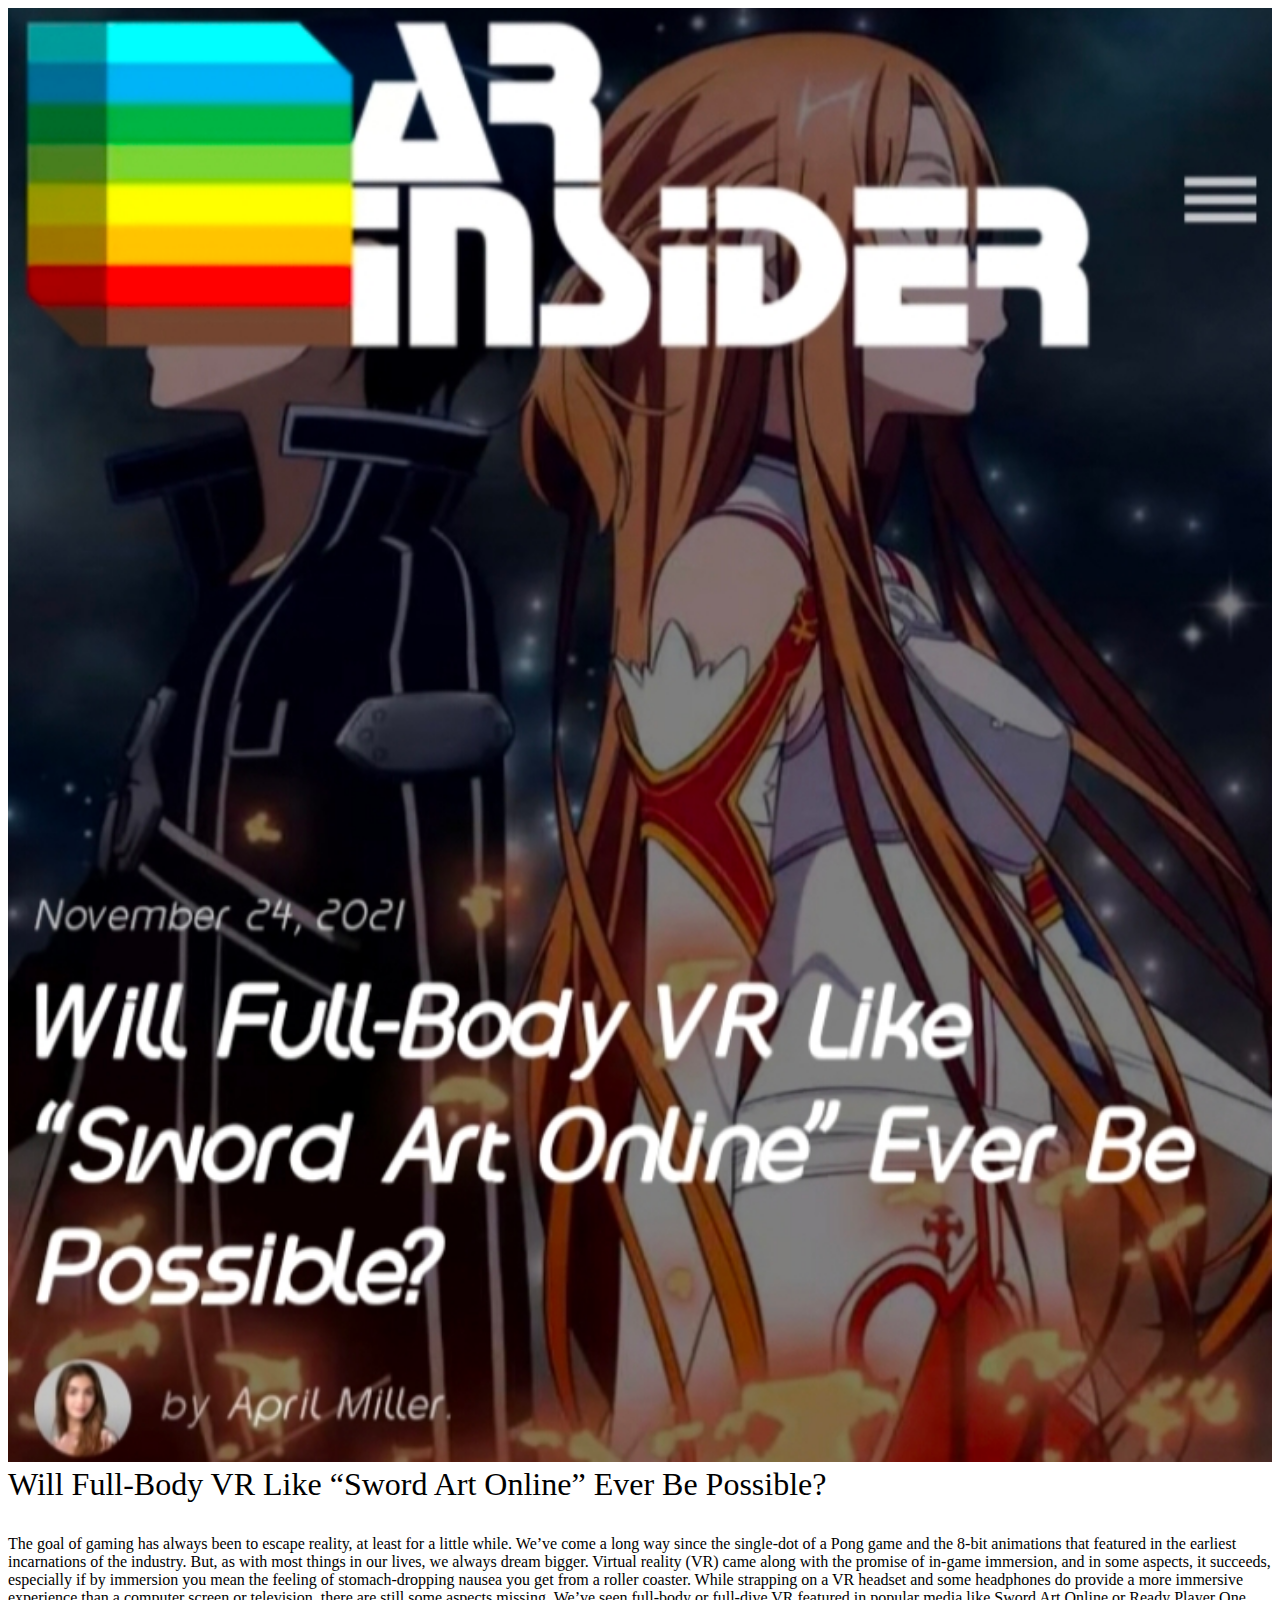
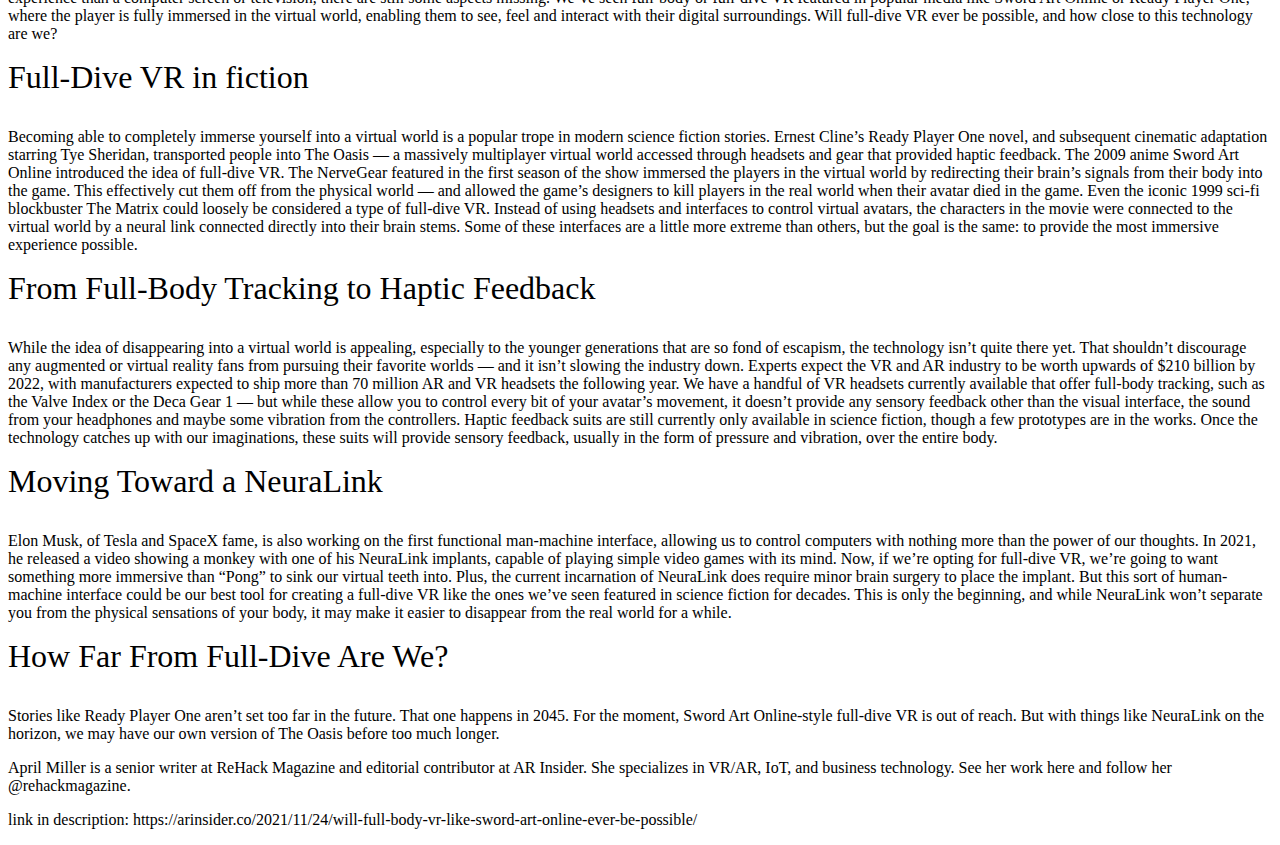
<file: Blogs.html>
<!DOCTYPE html>


<html>
<head>
<img src="IMG_20220324_202652.jpg" width="100%""> 
</head>
<body>
	<meta charset="utf-8">
	<meta name="viewport" content="width=device-width, initial-scale=1">
	<title>Blogs</title>
	<font size="6" face="Bold"
	<p>Will Full-Body VR Like “Sword Art Online” Ever Be Possible?</p>
	</font>
	<p>The goal of gaming has always been to escape reality, at least for a little while. We’ve come a long way since the single-dot of a Pong game and the 8-bit animations that featured in the earliest incarnations of the industry. But, as with most things in our lives, we always dream bigger.
	Virtual reality (VR) came along with the promise of in-game immersion, and in some aspects, it succeeds, especially if by immersion you mean the feeling of stomach-dropping nausea you get from a roller coaster. While strapping on a VR headset and some headphones do provide a more immersive experience than a computer screen or television, there are still some aspects missing.
	We’ve seen full-body or full-dive VR featured in popular media like Sword Art Online or Ready Player One, where the player is fully immersed in the virtual world, enabling them to see, feel and interact with their digital surroundings. Will full-dive VR ever be possible, and how close to this technology are we?</p>
	<font size="6" face="bold"
	<p>Full-Dive VR in fiction</p>
	</font>
	<p>Becoming able to completely immerse yourself into a virtual world is a popular trope in modern science fiction stories. Ernest Cline’s Ready Player One novel, and subsequent cinematic adaptation starring Tye Sheridan, transported people into The Oasis — a massively multiplayer virtual world accessed through headsets and gear that provided haptic feedback.
	The 2009 anime Sword Art Online introduced the idea of full-dive VR. The NerveGear featured in the first season of the show immersed the players in the virtual world by redirecting their brain’s signals from their body into the game. This effectively cut them off from the physical world — and allowed the game’s designers to kill players in the real world when their avatar died in the game.
	Even the iconic 1999 sci-fi blockbuster The Matrix could loosely be considered a type of full-dive VR. Instead of using headsets and interfaces to control virtual avatars, the characters in the movie were connected to the virtual world by a neural link connected directly into their brain stems.
	Some of these interfaces are a little more extreme than others, but the goal is the same: to provide the most immersive experience possible.</p>
	<font size="6" face="bold"
	<p>From Full-Body Tracking to Haptic Feedback</p>
	</font>
	<p>While the idea of disappearing into a virtual world is appealing, especially to the younger generations that are so fond of escapism, the technology isn’t quite there yet. That shouldn’t discourage any augmented or virtual reality fans from pursuing their favorite worlds — and it isn’t slowing the industry down. Experts expect the VR and AR industry to be worth upwards of $210 billion by 2022, with manufacturers expected to ship more than 70 million AR and VR headsets the following year.
	We have a handful of VR headsets currently available that offer full-body tracking, such as the Valve Index or the Deca Gear 1 — but while these allow you to control every bit of your avatar’s movement, it doesn’t provide any sensory feedback other than the visual interface, the sound from your headphones and maybe some vibration from the controllers.
	Haptic feedback suits are still currently only available in science fiction, though a few prototypes are in the works. Once the technology catches up with our imaginations, these suits will provide sensory feedback, usually in the form of pressure and vibration, over the entire body.</p>
	<font size="6" face="bold"
	<p>Moving Toward a NeuraLink</p>
	</font>
	<p>Elon Musk, of Tesla and SpaceX fame, is also working on the first functional man-machine interface, allowing us to control computers with nothing more than the power of our thoughts. In 2021, he released a video showing a monkey with one of his NeuraLink implants, capable of playing simple video games with its mind.
	Now, if we’re opting for full-dive VR, we’re going to want something more immersive than “Pong” to sink our virtual teeth into. Plus, the current incarnation of NeuraLink does require minor brain surgery to place the implant. But this sort of human-machine interface could be our best tool for creating a full-dive VR like the ones we’ve seen featured in science fiction for decades.
	This is only the beginning, and while NeuraLink won’t separate you from the physical sensations of your body, it may make it easier to disappear from the real world for a while.</p>
	<font size="6" face="bold"
	<p>How Far From Full-Dive Are We?</p>
	</font>
	<p>Stories like Ready Player One aren’t set too far in the future. That one happens in 2045. For the moment, Sword Art Online-style full-dive VR is out of reach. But with things like NeuraLink on the horizon, we may have our own version of The Oasis before too much longer.</p>
	<font face="italic"
	<p>April Miller is a senior writer at ReHack Magazine and editorial contributor at AR Insider. She specializes in VR/AR, IoT, and business technology. See her work here and follow her @rehackmagazine.</p>
	<p>link in description: https://arinsider.co/2021/11/24/will-full-body-vr-like-sword-art-online-ever-be-possible/</p>
	</font>


</body>
</html>
</file>
